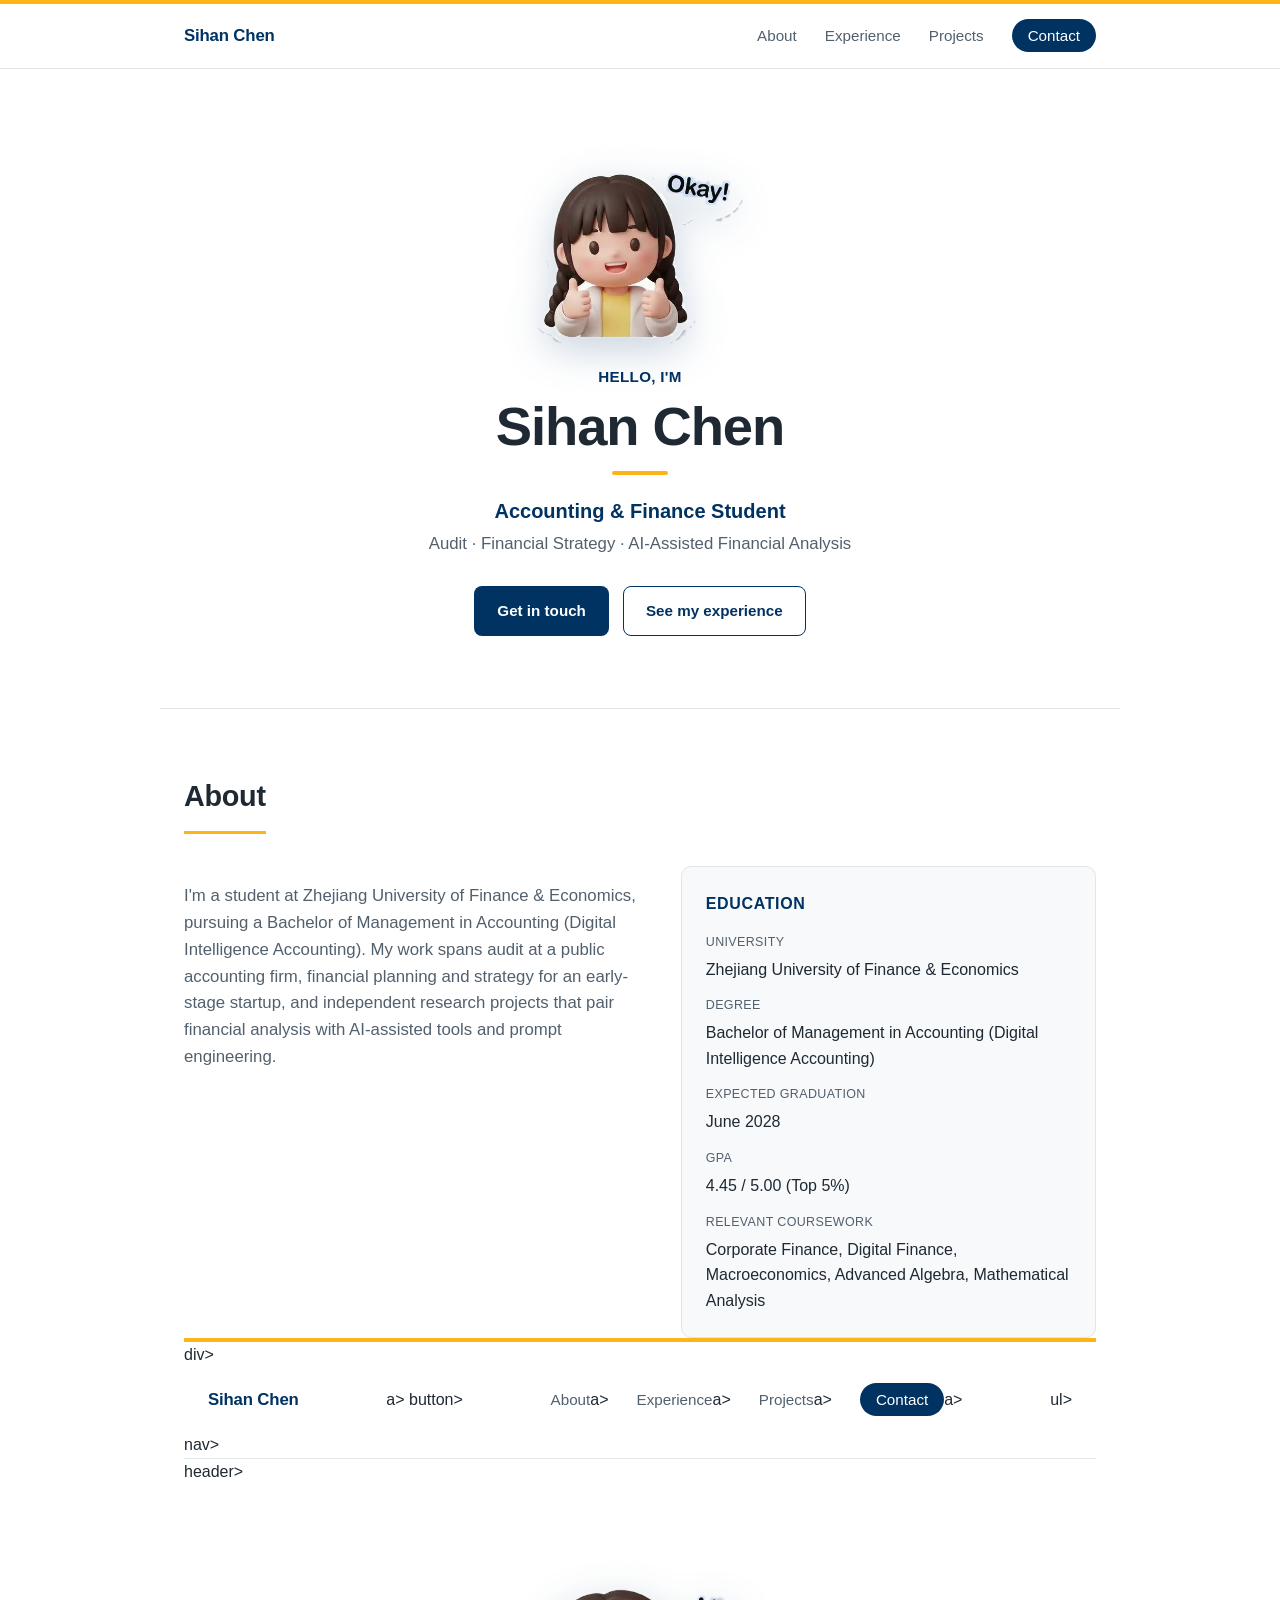
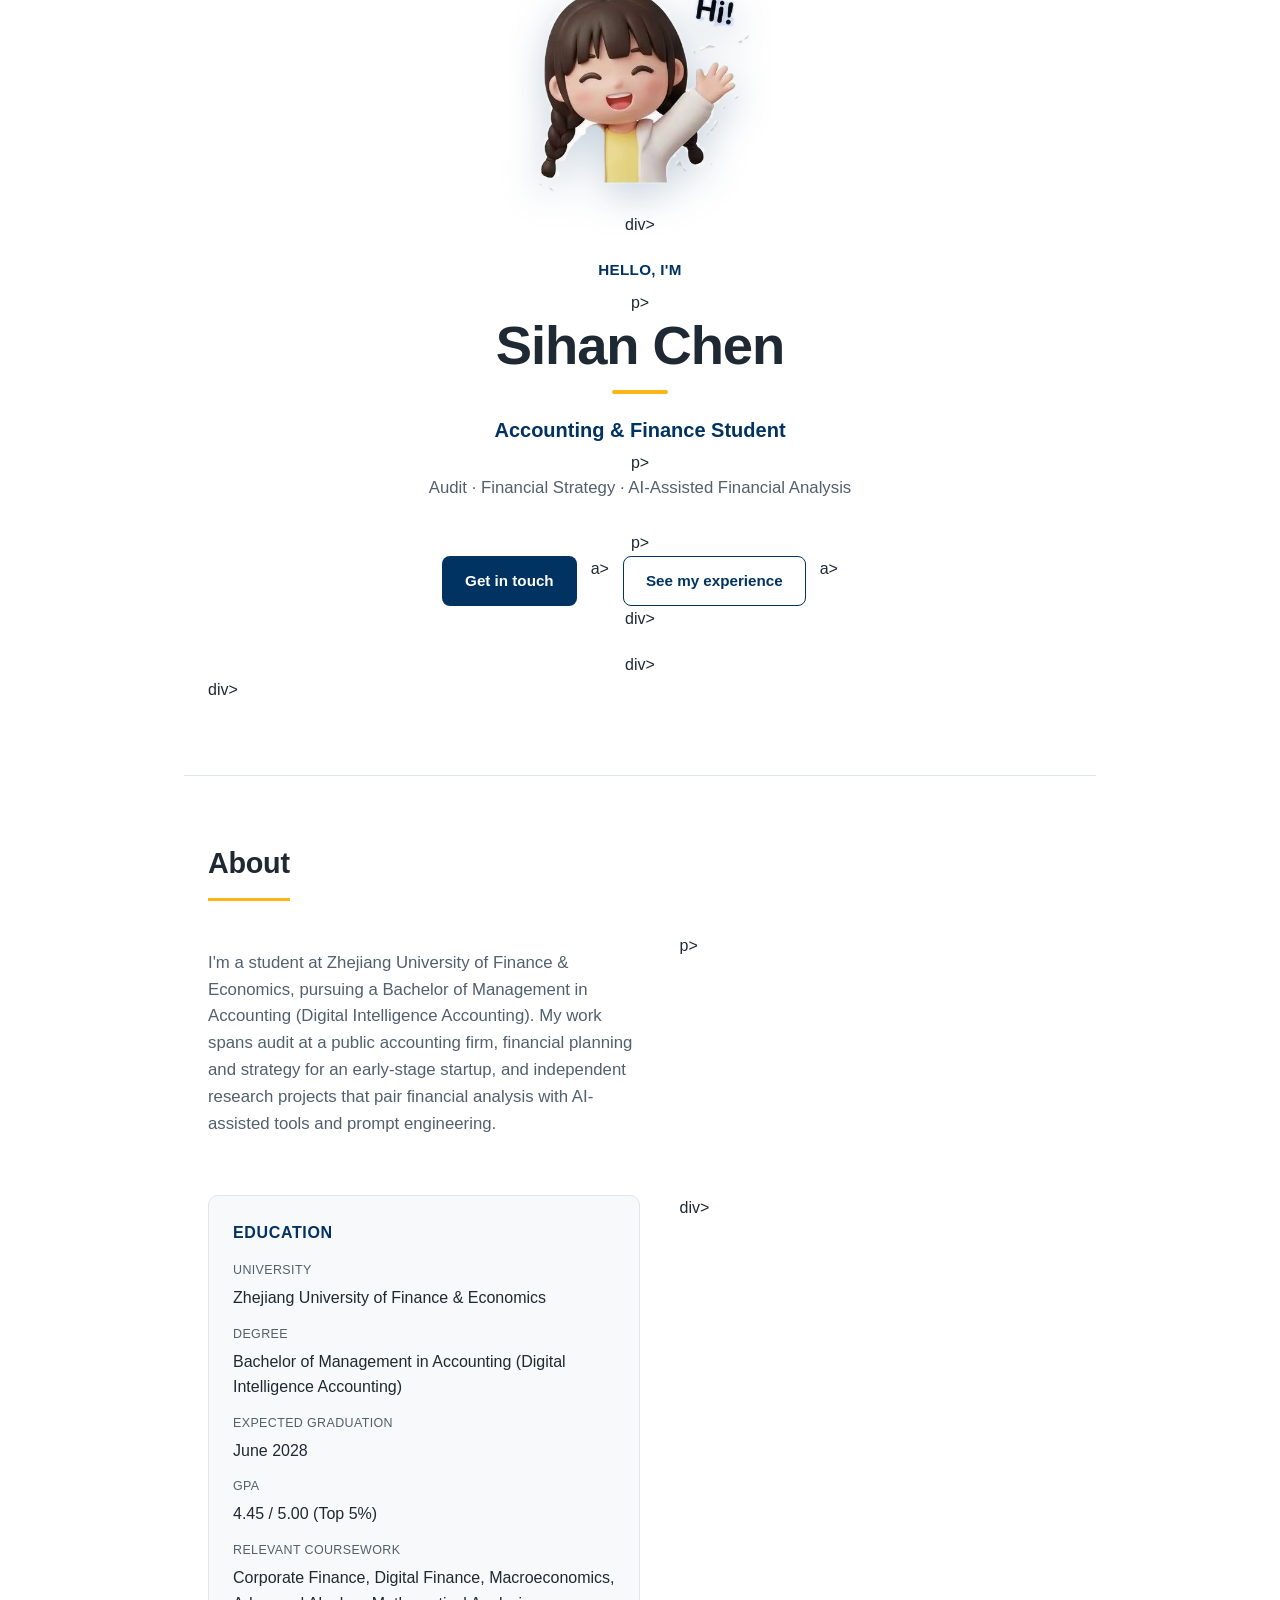
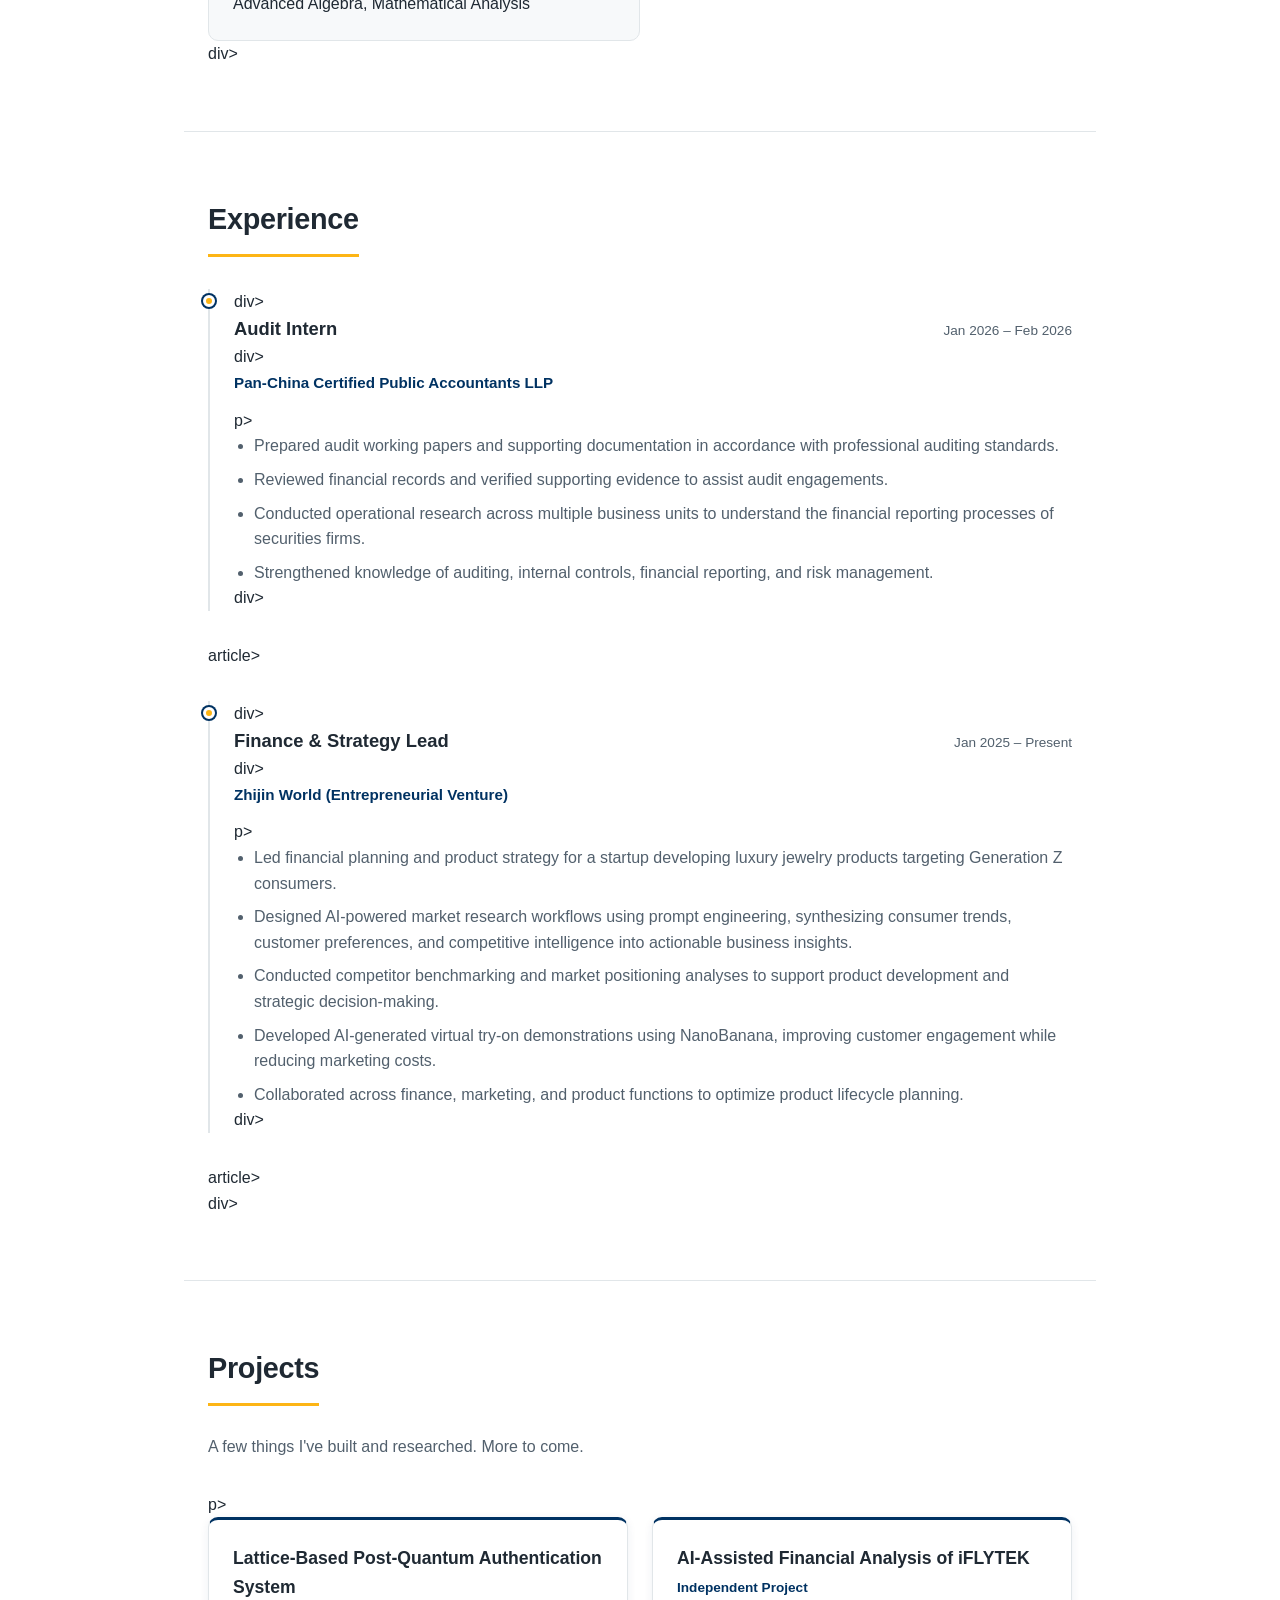
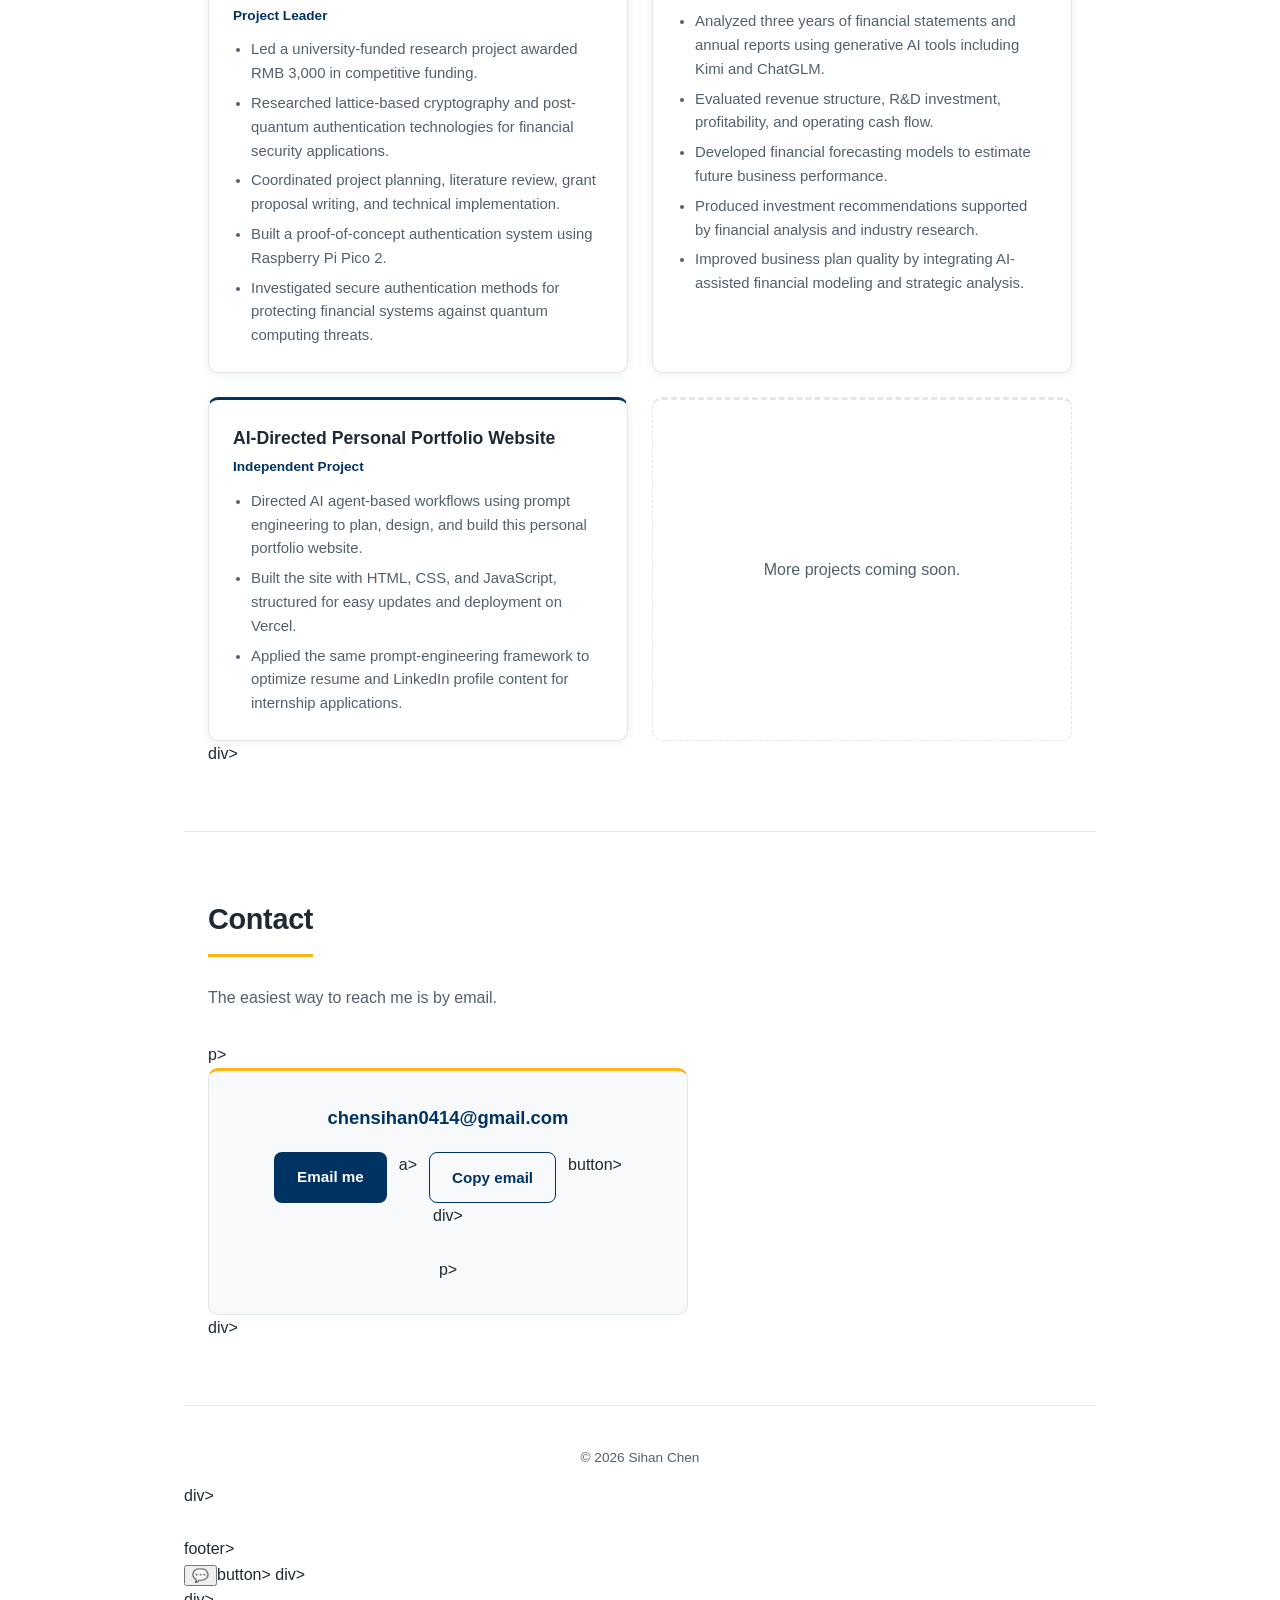
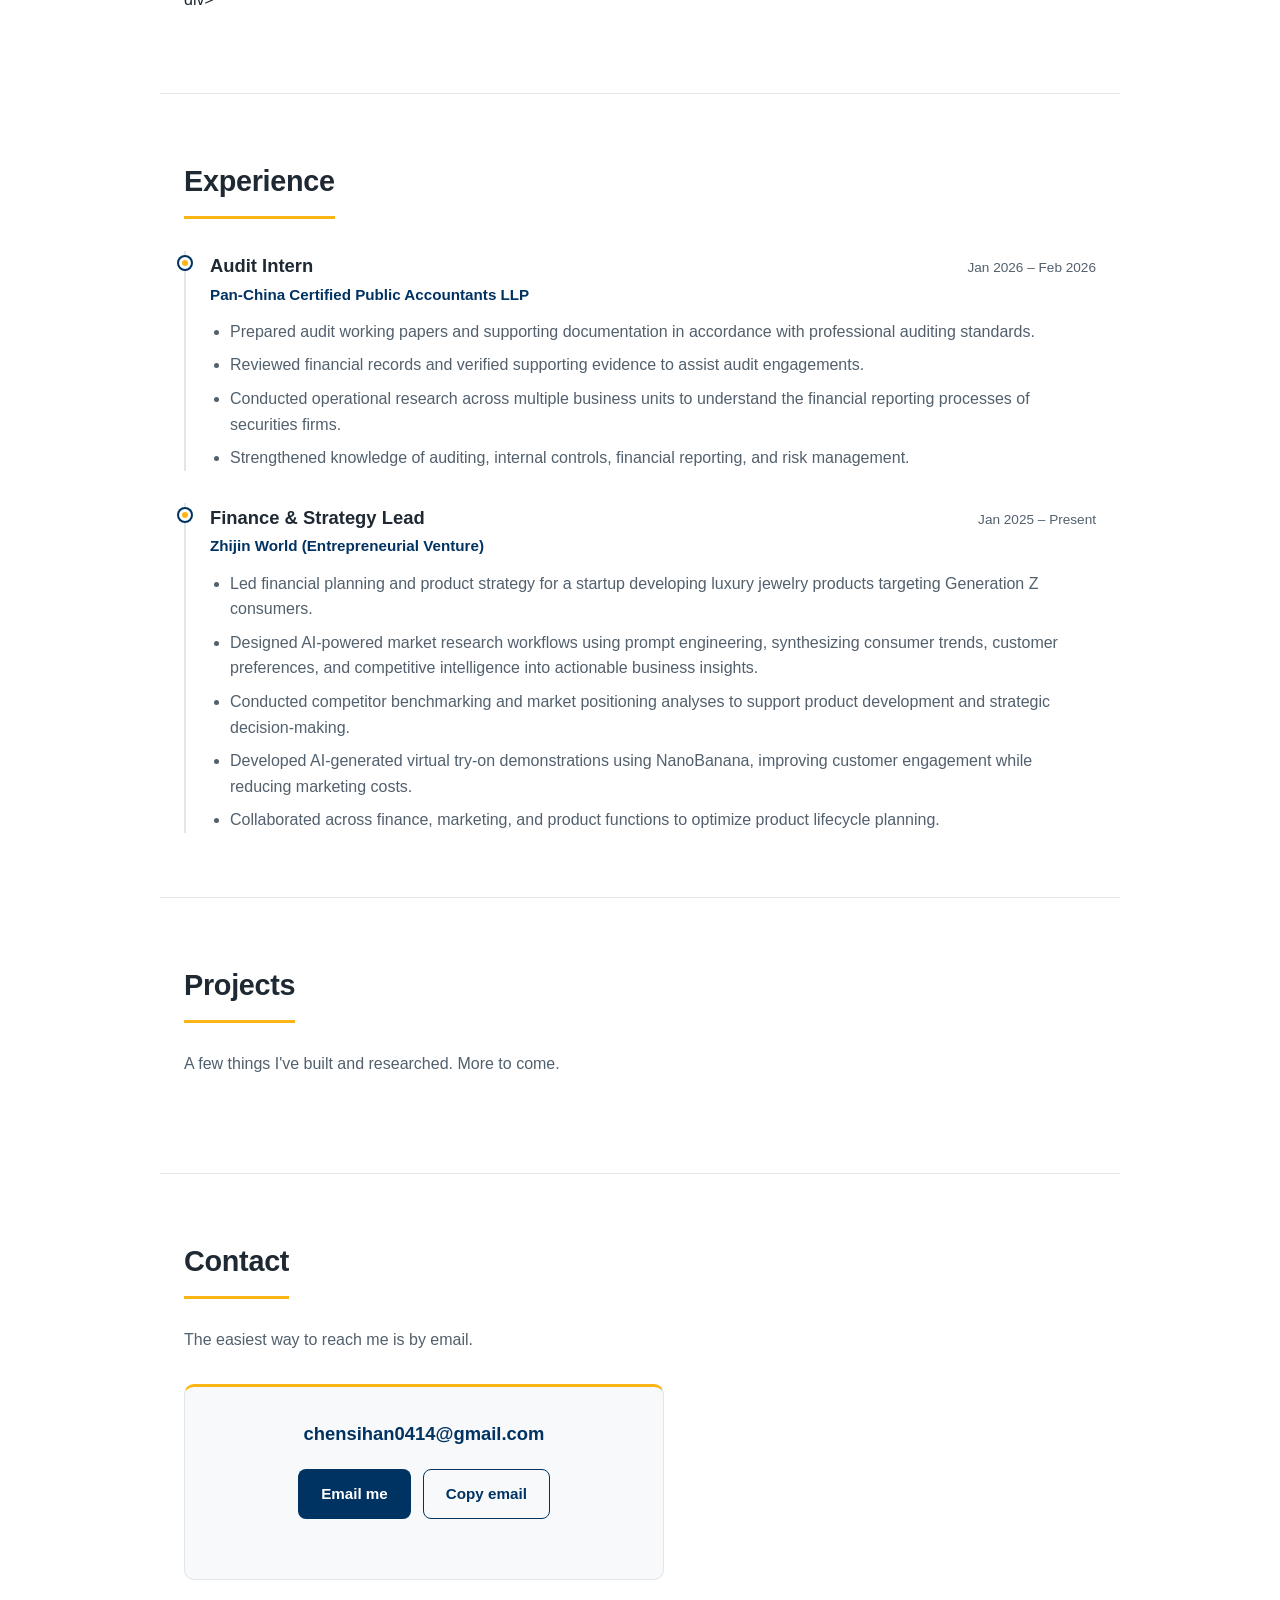
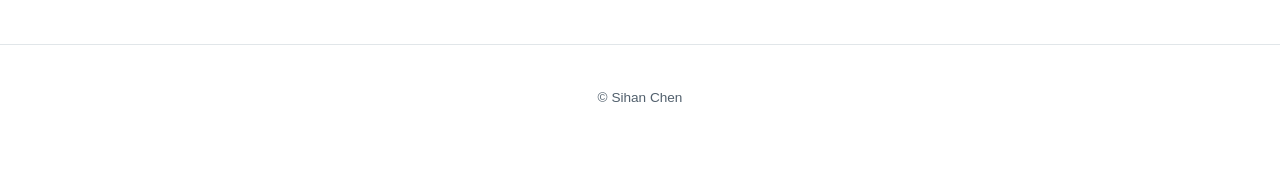
<file: index.html>
<!DOCTYPE html>
<html lang="en">
<head>
<meta charset="UTF-8" />
<meta name="viewport" content="width=device-width, initial-scale=1.0" />
<title>Sihan Chen</title>
<meta name="description" content="Sihan Chen — Accounting & Finance student focused on audit, financial strategy, and AI-assisted financial analysis." />
<link rel="stylesheet" href="styles.css" />
</head>
<body>

  <div class="top-bar" aria-hidden="true"></div>

  <header class="site-header" id="top">
    <nav class="nav container">
      <a href="#top" class="nav-brand">Sihan Chen</a>
      <button class="nav-toggle" id="navToggle" aria-label="Toggle menu" aria-expanded="false">
        <span></span><span></span><span></span>
      </button>
      <ul class="nav-links" id="navLinks">
        <li><a href="#about">About</a></li>
        <li><a href="#experience">Experience</a></li>
        <li><a href="#projects">Projects</a></li>
        <li><a href="#contact" class="nav-cta">Contact</a></li>
      </ul>
    </nav>
  </header>

  <main>
    <!-- Hero -->
    <section class="hero container">
      <div class="hero-grid">
        <div class="hero-avatar">
          <img id="avatarImg" class="avatar-img" src="assets/avatar-hi.png" alt="Sihan waving and saying hi" />
        </div>
        <div class="hero-text">
          <p class="eyebrow">Hello, I'm</p>
          <h1>Sihan Chen</h1>
          <span class="accent-bar" aria-hidden="true"></span>
          <p class="hero-tagline">Accounting &amp; Finance Student</p>
          <p class="hero-subtagline">Audit · Financial Strategy · AI-Assisted Financial Analysis</p>
          <div class="hero-actions">
            <a href="#contact" class="btn btn-primary">Get in touch</a>
            <a href="#experience" class="btn btn-outline">See my experience</a>
          </div>
        </div>
      </div>
    </section>

    <!-- About -->
    <section id="about" class="section container">
      <h2 class="section-title">About</h2>
      <div class="about-grid">
        <p class="about-text">
          I'm a student at Zhejiang University of Finance &amp; Economics, pursuing a Bachelor of
          Management in Accounting (Digital Intelligence Accounting). My work spans audit at a
          public accounting firm, financial planning and strategy for an early-stage startup, and
          independent research projects that pair financial analysis with AI-assisted tools and
          prompt engineering.
        </p>
        <div class="facts-card">
          <h3>Education</h3>
          <dl>
            <dt>University</dt>
            <dd>Zhejiang University of Finance &amp; Economics</dd>
            <dt>Degree</dt>
            <dd>Bachelor of Management in Accounting (Digital Intelligence Accounting)</dd>
            <dt>Expected Graduation</dt>
            <dd>June 2028</dd>
            <dt>GPA</dt>
            <dd>4.45 / 5.00 (Top 5%)</dd>
            <dt>Relevant Coursework</dt>
            <dd>Corporate Finance, Digital Finance, Macroeconomics, Advanced Algebra, Mathematical Analysis</dd>
          </dl>
        </div>
      </div>
<!DOCTYPE html>
    <html lang="en">
    <head>
      <meta charset="UTF-8" />
      <meta name="viewport" content="width=device-width, initial-scale=1.0" />
      <title>Sihan Chen</title>
    <meta name="description" content="Sihan Chen — Accounting & Finance student focused on audit, financial strategy, and AI-assisted financial analysis." />
    <link rel="stylesheet" href="styles.css" />
    </head>
    <body>

        <div class="top-bar" aria-hidden="true"></div>div>

        <header class="site-header" id="top">
              <nav class="nav container">
                      <a href="#top" class="nav-brand">Sihan Chen</a>a>
                      <button class="nav-toggle" id="navToggle" aria-label="Toggle menu" aria-expanded="false">
                                <span></span><span></span><span></span>
                      </button>button>
                    <ul class="nav-links" id="navLinks">
                            <li><a href="#about">About</a>a></li>
                            <li><a href="#experience">Experience</a>a></li>
                            <li><a href="#projects">Projects</a>a></li>
                            <li><a href="#contact" class="nav-cta">Contact</a>a></li>
                    </ul>ul>
              </nav>nav>
        </header>header>
    
      <main>
            <!-- Hero -->
            <section class="hero container">
                    <div class="hero-grid">
                              <div class="hero-avatar">
                                          <img id="avatarImg" class="avatar-img" src="assets/avatar-hi.png" alt="Sihan waving and saying hi" />
                              </div>div>
                              <div class="hero-text">
                                          <p class="eyebrow">Hello, I'm</p>p>
                                          <h1>Sihan Chen</h1>
                                        <span class="accent-bar" aria-hidden="true"></span>
                                        <p class="hero-tagline">Accounting &amp; Finance Student</p>p>
                                        <p class="hero-subtagline">Audit · Financial Strategy · AI-Assisted Financial Analysis</p>p>
                                        <div class="hero-actions">
                                                    <a href="#contact" class="btn btn-primary">Get in touch</a>a>
                                                    <a href="#experience" class="btn btn-outline">See my experience</a>a>
                                        </div>div>
                              </div>div>
                    </div>div>
            </section>
      
          <!-- About -->
          <section id="about" class="section container">
                <h2 class="section-title">About</h2>
                <div class="about-grid">
                        <p class="about-text">
                          I'm a student at Zhejiang University of Finance &amp; Economics, pursuing a Bachelor of
                          Management in Accounting (Digital Intelligence Accounting). My work spans audit at a
                          public accounting firm, financial planning and strategy for an early-stage startup, and
                          independent research projects that pair financial analysis with AI-assisted tools and
                          prompt engineering.
                        </p>p>
                        <div class="facts-card">
                                  <h3>Education</h3>
                                  <dl>
                                                <dt>University</dt>
                                              <dd>Zhejiang University of Finance &amp; Economics</dd>
                                              <dt>Degree</dt>
                                              <dd>Bachelor of Management in Accounting (Digital Intelligence Accounting)</dd>
                                              <dt>Expected Graduation</dt>
                                              <dd>June 2028</dd>
                                              <dt>GPA</dt>
                                              <dd>4.45 / 5.00 (Top 5%)</dd>
                                              <dt>Relevant Coursework</dt>
                                              <dd>Corporate Finance, Digital Finance, Macroeconomics, Advanced Algebra, Mathematical Analysis</dd>
                                  </dl>
                        </div>div>
                </div>div>
          </section>
      
          <!-- Experience -->
          <section id="experience" class="section container">
                <h2 class="section-title">Experience</h2>
                <div class="timeline">
                
                        <article class="timeline-item">
                                  <div class="timeline-marker" aria-hidden="true"></div>div>
                                  <div class="timeline-content">
                                              <div class="timeline-head">
                                                            <h3>Audit Intern</h3>
                                                            <span class="timeline-date">Jan 2026 – Feb 2026</span>
                                              </div>div>
                                              <p class="timeline-org">Pan-China Certified Public Accountants LLP</p>p>
                                              <ul>
                                                              <li>Prepared audit working papers and supporting documentation in accordance with professional auditing standards.</li>
                                                            <li>Reviewed financial records and verified supporting evidence to assist audit engagements.</li>
                                                            <li>Conducted operational research across multiple business units to understand the financial reporting processes of securities firms.</li>
                                                            <li>Strengthened knowledge of auditing, internal controls, financial reporting, and risk management.</li>
                                              </ul>
                                  </div>div>
                        </article>article>
                
                        <article class="timeline-item">
                                  <div class="timeline-marker" aria-hidden="true"></div>div>
                                  <div class="timeline-content">
                                              <div class="timeline-head">
                                                            <h3>Finance &amp; Strategy Lead</h3>
                                                            <span class="timeline-date">Jan 2025 – Present</span>
                                              </div>div>
                                              <p class="timeline-org">Zhijin World (Entrepreneurial Venture)</p>p>
                                              <ul>
                                                            <li>Led financial planning and product strategy for a startup developing luxury jewelry products targeting Generation Z consumers.</li>
                                                            <li>Designed AI-powered market research workflows using prompt engineering, synthesizing consumer trends, customer preferences, and competitive intelligence into actionable business insights.</li>
                                                            <li>Conducted competitor benchmarking and market positioning analyses to support product development and strategic decision-making.</li>
                                                            <li>Developed AI-generated virtual try-on demonstrations using NanoBanana, improving customer engagement while reducing marketing costs.</li>
                                                            <li>Collaborated across finance, marketing, and product functions to optimize product lifecycle planning.</li>
                                              </ul>
                                  </div>div>
                        </article>article>
                
                </div>div>
          </section>
      
          <!-- Projects -->
          <section id="projects" class="section container">
                <h2 class="section-title">Projects</h2>
                <p class="section-intro">A few things I've built and researched. More to come.</p>p>
                <div id="projectGrid" class="project-grid"></div>div>
          </section>
      
          <!-- Contact -->
          <section id="contact" class="section container">
                <h2 class="section-title">Contact</h2>
                <p class="section-intro">The easiest way to reach me is by email.</p>p>
                <div class="contact-card">
                        <span id="contactEmail" class="contact-email">chensihan0414@gmail.com</span>
                        <div class="contact-actions">
                                  <a href="mailto:chensihan0414@gmail.com" class="btn btn-primary">Email me</a>a>
                                  <button id="copyEmailBtn" class="btn btn-outline" type="button">Copy email</button>button>
                        </div>div>
                        <p id="copyStatus" class="copy-status" role="status" aria-live="polite"></p>p>
                </div>div>
          </section>
      </main>
    
      <footer class="site-footer">
          <div class="container footer-inner">
                <p>&copy; <span id="year"></span> Sihan Chen</p>
          </div>div>
      </footer>footer>
    
      <!-- Chat Widget -->
      <div id="chatWidget" class="chat-widget">
          <button id="chatToggle" class="chat-toggle" aria-label="Open chat, ask about Sihan" aria-expanded="false">
                <span class="chat-toggle-icon" aria-hidden="true">💬</span>
          </button>button>
      
          <div id="chatPanel" class="chat-panel" hidden>
                <div class="chat-panel-header">
                        <span>Ask about Sihan</span>
                        <button id="chatClose" class="chat-close" type="button" aria-label="Close chat">&times;</button>button>
                </div>div>
                <div id="chatMessages" class="chat-messages" aria-live="polite">
                        <div class="chat-message chat-message-bot">
                                  Hi! Ask me anything about Sihan's background, experience, or skills — I only answer from her resume.
                        </div>div>
                </div>div>
                <form id="chatForm" class="chat-form">
                        <input id="chatInput" class="chat-input" type="text" placeholder="e.g. What internships has she done?" autocomplete="off" />
                        <button type="submit" class="chat-send" aria-label="Send message">Send</button>button>
                </form>form>
          </div>div>
      </div>div>
    
      <script src="script.js"></script>
    </body>
    </html>
    
    
    </p></li></li>
                                              </ul></dd></dd></dt>
                                  </dl></h3></h1>
      </main></li></li></span></span>
    </body></title>
    </head></section>

    <!-- Experience -->
    <section id="experience" class="section container">
      <h2 class="section-title">Experience</h2>
      <div class="timeline">

        <article class="timeline-item">
          <div class="timeline-marker" aria-hidden="true"></div>
          <div class="timeline-content">
            <div class="timeline-head">
              <h3>Audit Intern</h3>
              <span class="timeline-date">Jan 2026 – Feb 2026</span>
            </div>
            <p class="timeline-org">Pan-China Certified Public Accountants LLP</p>
            <ul>
              <li>Prepared audit working papers and supporting documentation in accordance with professional auditing standards.</li>
              <li>Reviewed financial records and verified supporting evidence to assist audit engagements.</li>
              <li>Conducted operational research across multiple business units to understand the financial reporting processes of securities firms.</li>
              <li>Strengthened knowledge of auditing, internal controls, financial reporting, and risk management.</li>
            </ul>
          </div>
        </article>

        <article class="timeline-item">
          <div class="timeline-marker" aria-hidden="true"></div>
          <div class="timeline-content">
            <div class="timeline-head">
              <h3>Finance &amp; Strategy Lead</h3>
              <span class="timeline-date">Jan 2025 – Present</span>
            </div>
            <p class="timeline-org">Zhijin World (Entrepreneurial Venture)</p>
            <ul>
              <li>Led financial planning and product strategy for a startup developing luxury jewelry products targeting Generation Z consumers.</li>
              <li>Designed AI-powered market research workflows using prompt engineering, synthesizing consumer trends, customer preferences, and competitive intelligence into actionable business insights.</li>
              <li>Conducted competitor benchmarking and market positioning analyses to support product development and strategic decision-making.</li>
              <li>Developed AI-generated virtual try-on demonstrations using NanoBanana, improving customer engagement while reducing marketing costs.</li>
              <li>Collaborated across finance, marketing, and product functions to optimize product lifecycle planning.</li>
            </ul>
          </div>
        </article>

      </div>
    </section>

    <!-- Projects -->
    <section id="projects" class="section container">
      <h2 class="section-title">Projects</h2>
      <p class="section-intro">A few things I've built and researched. More to come.</p>
      <div id="projectGrid" class="project-grid"></div>
    </section>

    <!-- Contact -->
    <section id="contact" class="section container">
      <h2 class="section-title">Contact</h2>
      <p class="section-intro">The easiest way to reach me is by email.</p>
      <div class="contact-card">
        <span id="contactEmail" class="contact-email">chensihan0414@gmail.com</span>
        <div class="contact-actions">
          <a href="mailto:chensihan0414@gmail.com" class="btn btn-primary">Email me</a>
          <button id="copyEmailBtn" class="btn btn-outline" type="button">Copy email</button>
        </div>
        <p id="copyStatus" class="copy-status" role="status" aria-live="polite"></p>
      </div>
    </section>
  </main>

  <footer class="site-footer">
    <div class="container footer-inner">
      <p>&copy; <span id="year"></span> Sihan Chen</p>
    </div>
  </footer>

  <script src="script.js"></script>
</body>
</html>
</file>
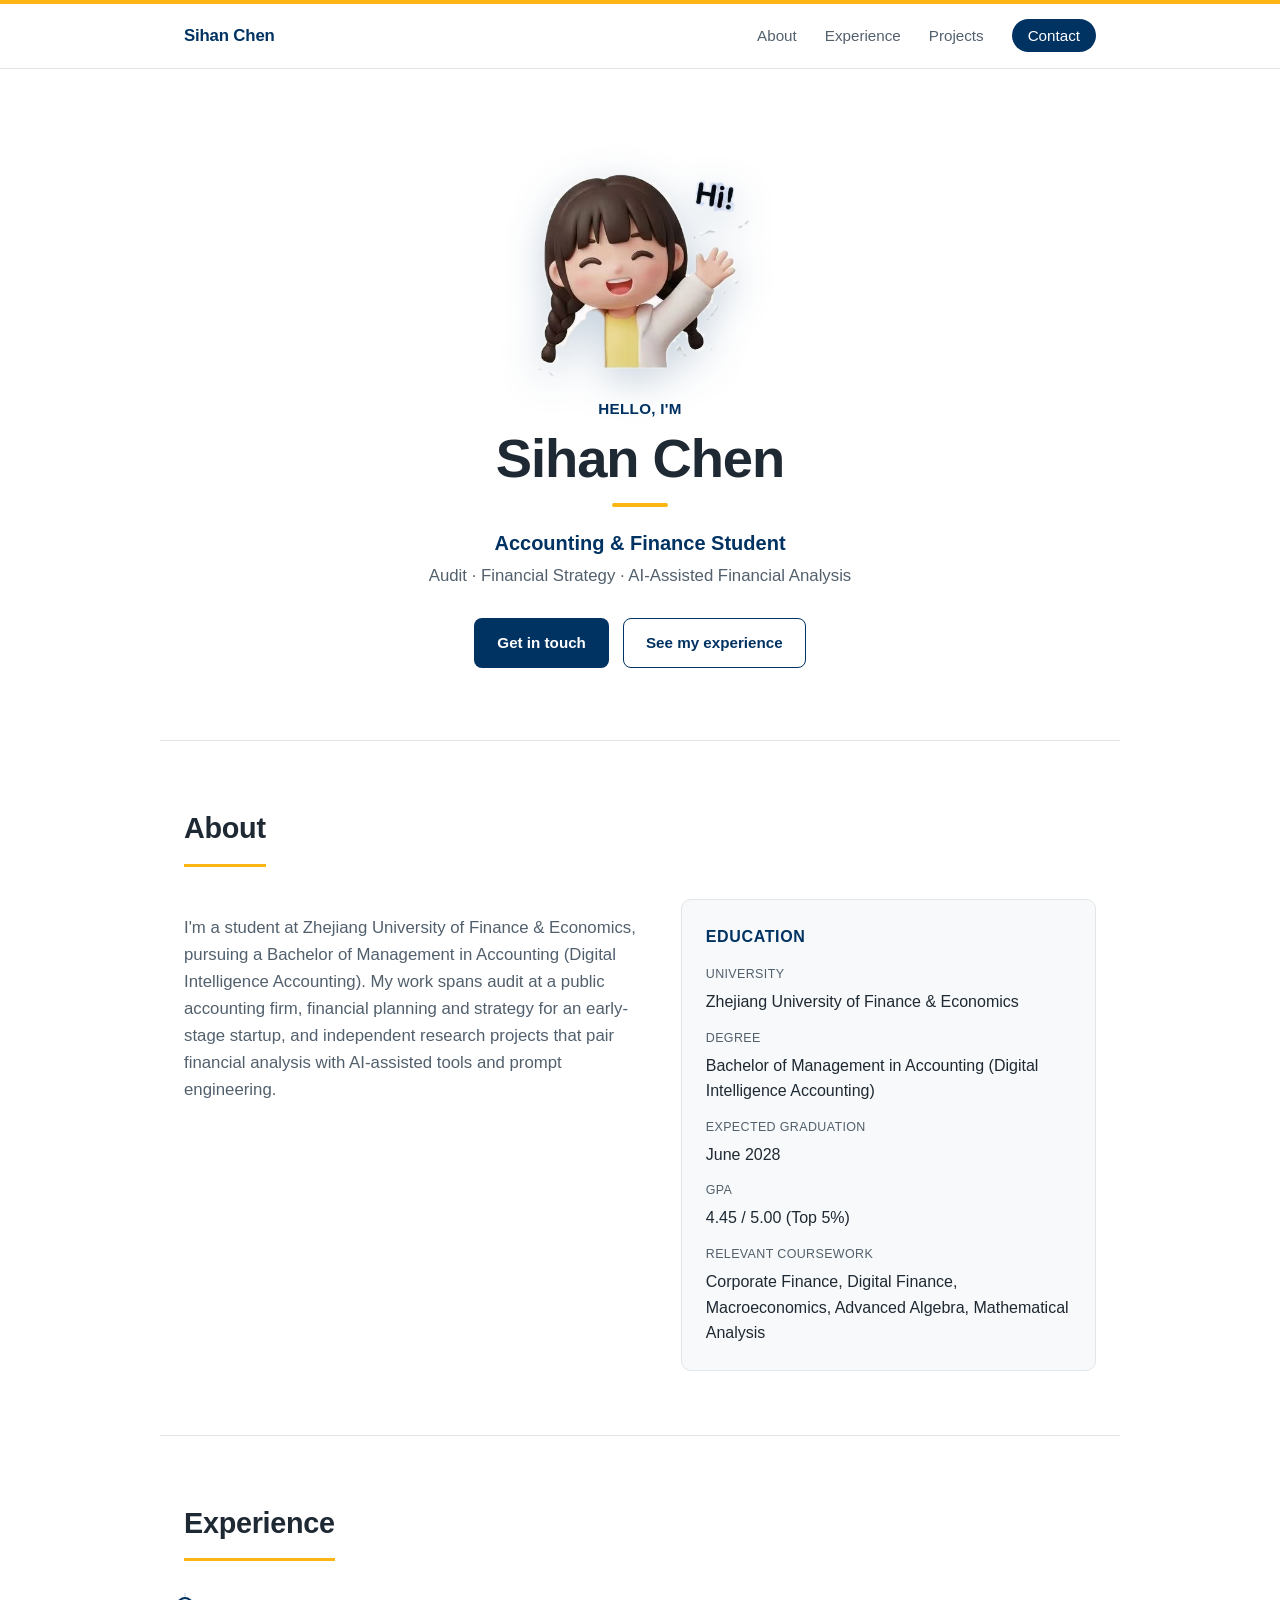
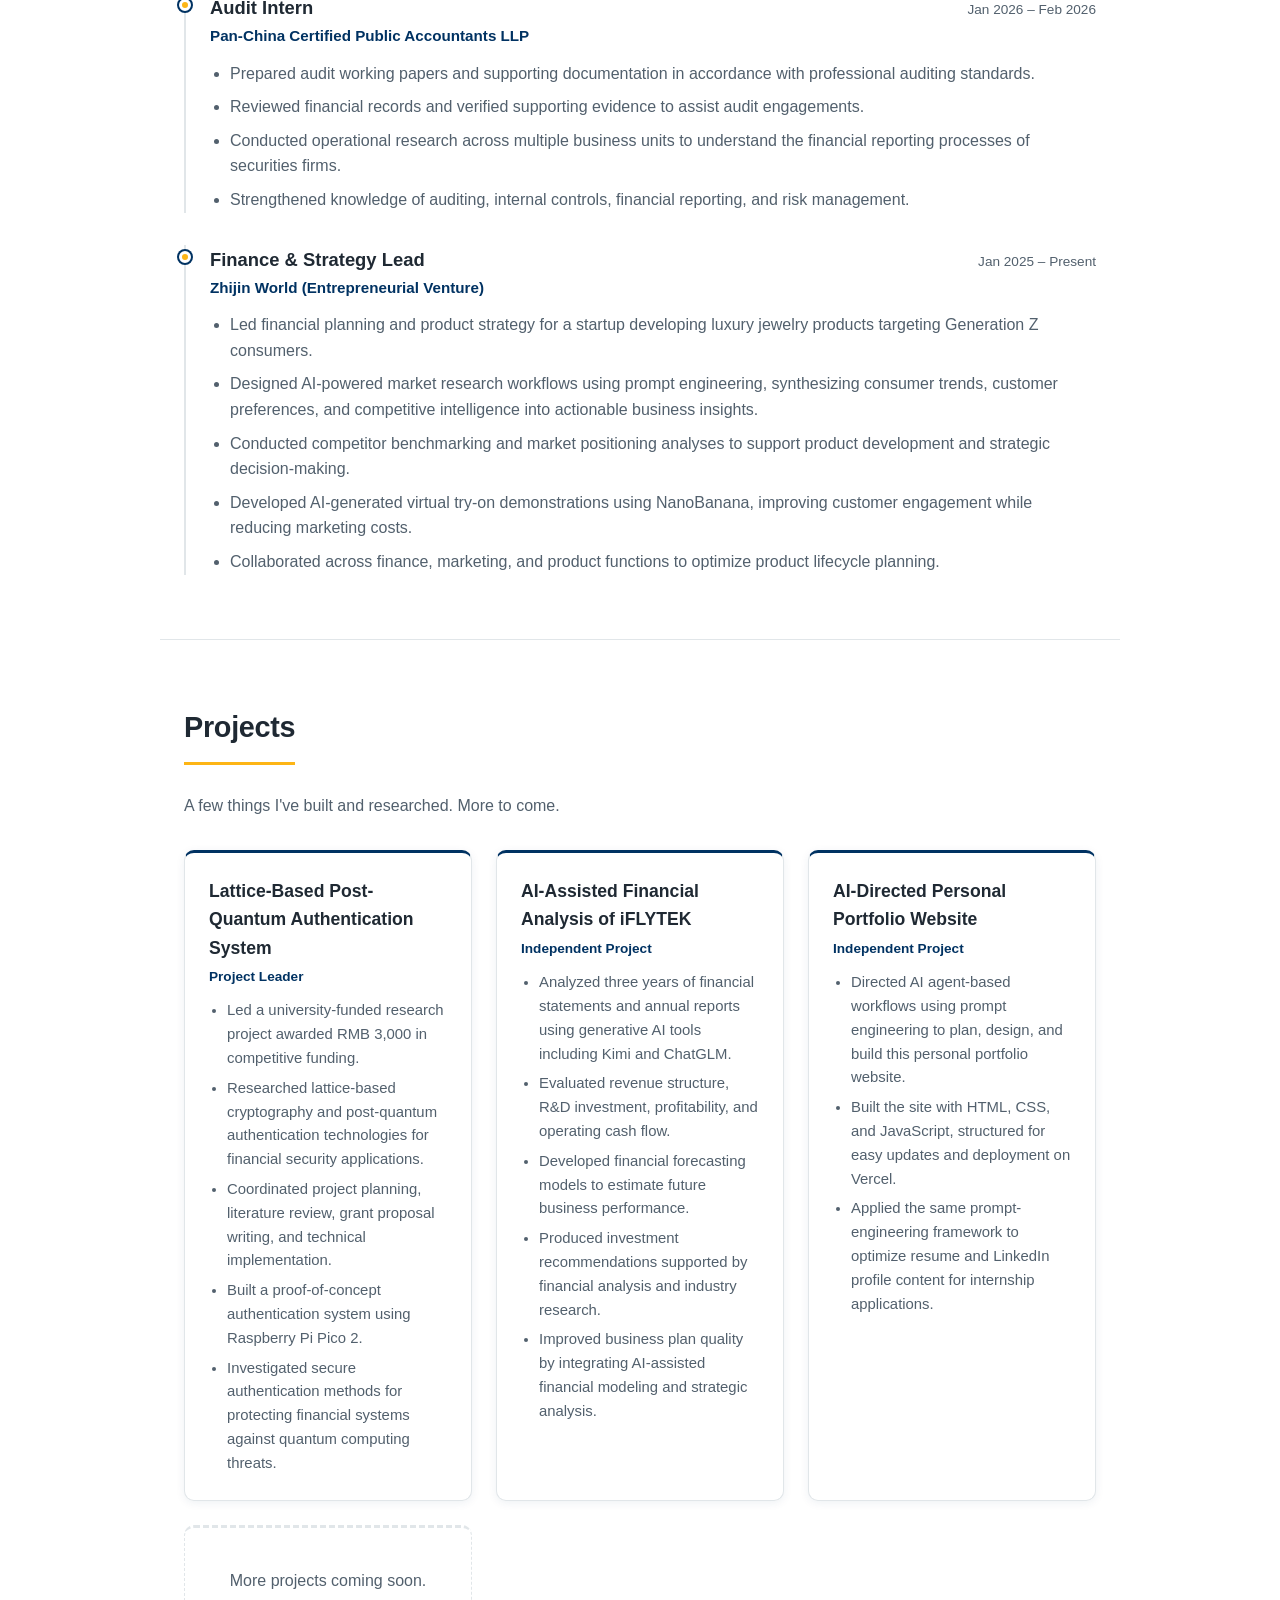
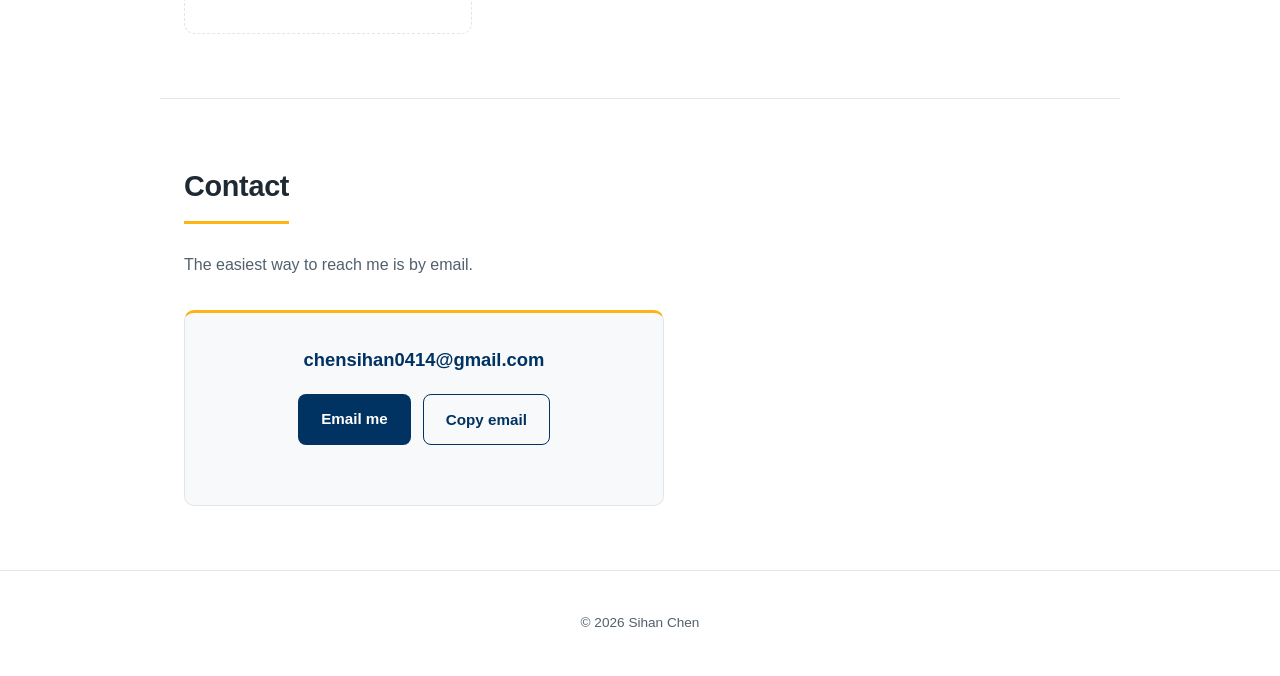
<file: personal website/index.html>
<!DOCTYPE html>
<html lang="en">
<head>
<meta charset="UTF-8" />
<meta name="viewport" content="width=device-width, initial-scale=1.0" />
<title>Sihan Chen</title>
<meta name="description" content="Sihan Chen — Accounting & Finance student focused on audit, financial strategy, and AI-assisted financial analysis." />
<link rel="stylesheet" href="styles.css" />
</head>
<body>

  <div class="top-bar" aria-hidden="true"></div>

  <header class="site-header" id="top">
    <nav class="nav container">
      <a href="#top" class="nav-brand">Sihan Chen</a>
      <button class="nav-toggle" id="navToggle" aria-label="Toggle menu" aria-expanded="false">
        <span></span><span></span><span></span>
      </button>
      <ul class="nav-links" id="navLinks">
        <li><a href="#about">About</a></li>
        <li><a href="#experience">Experience</a></li>
        <li><a href="#projects">Projects</a></li>
        <li><a href="#contact" class="nav-cta">Contact</a></li>
      </ul>
    </nav>
  </header>

  <main>
    <!-- Hero -->
    <section class="hero container">
      <div class="hero-grid">
        <div class="hero-avatar">
          <img id="avatarImg" class="avatar-img" src="assets/avatar-hi.png" alt="Sihan waving and saying hi" />
        </div>
        <div class="hero-text">
          <p class="eyebrow">Hello, I'm</p>
          <h1>Sihan Chen</h1>
          <span class="accent-bar" aria-hidden="true"></span>
          <p class="hero-tagline">Accounting &amp; Finance Student</p>
          <p class="hero-subtagline">Audit · Financial Strategy · AI-Assisted Financial Analysis</p>
          <div class="hero-actions">
            <a href="#contact" class="btn btn-primary">Get in touch</a>
            <a href="#experience" class="btn btn-outline">See my experience</a>
          </div>
        </div>
      </div>
    </section>

    <!-- About -->
    <section id="about" class="section container">
      <h2 class="section-title">About</h2>
      <div class="about-grid">
        <p class="about-text">
          I'm a student at Zhejiang University of Finance &amp; Economics, pursuing a Bachelor of
          Management in Accounting (Digital Intelligence Accounting). My work spans audit at a
          public accounting firm, financial planning and strategy for an early-stage startup, and
          independent research projects that pair financial analysis with AI-assisted tools and
          prompt engineering.
        </p>
        <div class="facts-card">
          <h3>Education</h3>
          <dl>
            <dt>University</dt>
            <dd>Zhejiang University of Finance &amp; Economics</dd>
            <dt>Degree</dt>
            <dd>Bachelor of Management in Accounting (Digital Intelligence Accounting)</dd>
            <dt>Expected Graduation</dt>
            <dd>June 2028</dd>
            <dt>GPA</dt>
            <dd>4.45 / 5.00 (Top 5%)</dd>
            <dt>Relevant Coursework</dt>
            <dd>Corporate Finance, Digital Finance, Macroeconomics, Advanced Algebra, Mathematical Analysis</dd>
          </dl>
        </div>
      </div>
    </section>

    <!-- Experience -->
    <section id="experience" class="section container">
      <h2 class="section-title">Experience</h2>
      <div class="timeline">

        <article class="timeline-item">
          <div class="timeline-marker" aria-hidden="true"></div>
          <div class="timeline-content">
            <div class="timeline-head">
              <h3>Audit Intern</h3>
              <span class="timeline-date">Jan 2026 – Feb 2026</span>
            </div>
            <p class="timeline-org">Pan-China Certified Public Accountants LLP</p>
            <ul>
              <li>Prepared audit working papers and supporting documentation in accordance with professional auditing standards.</li>
              <li>Reviewed financial records and verified supporting evidence to assist audit engagements.</li>
              <li>Conducted operational research across multiple business units to understand the financial reporting processes of securities firms.</li>
              <li>Strengthened knowledge of auditing, internal controls, financial reporting, and risk management.</li>
            </ul>
          </div>
        </article>

        <article class="timeline-item">
          <div class="timeline-marker" aria-hidden="true"></div>
          <div class="timeline-content">
            <div class="timeline-head">
              <h3>Finance &amp; Strategy Lead</h3>
              <span class="timeline-date">Jan 2025 – Present</span>
            </div>
            <p class="timeline-org">Zhijin World (Entrepreneurial Venture)</p>
            <ul>
              <li>Led financial planning and product strategy for a startup developing luxury jewelry products targeting Generation Z consumers.</li>
              <li>Designed AI-powered market research workflows using prompt engineering, synthesizing consumer trends, customer preferences, and competitive intelligence into actionable business insights.</li>
              <li>Conducted competitor benchmarking and market positioning analyses to support product development and strategic decision-making.</li>
              <li>Developed AI-generated virtual try-on demonstrations using NanoBanana, improving customer engagement while reducing marketing costs.</li>
              <li>Collaborated across finance, marketing, and product functions to optimize product lifecycle planning.</li>
            </ul>
          </div>
        </article>

      </div>
    </section>

    <!-- Projects -->
    <section id="projects" class="section container">
      <h2 class="section-title">Projects</h2>
      <p class="section-intro">A few things I've built and researched. More to come.</p>
      <div id="projectGrid" class="project-grid"></div>
    </section>

    <!-- Contact -->
    <section id="contact" class="section container">
      <h2 class="section-title">Contact</h2>
      <p class="section-intro">The easiest way to reach me is by email.</p>
      <div class="contact-card">
        <span id="contactEmail" class="contact-email">chensihan0414@gmail.com</span>
        <div class="contact-actions">
          <a href="mailto:chensihan0414@gmail.com" class="btn btn-primary">Email me</a>
          <button id="copyEmailBtn" class="btn btn-outline" type="button">Copy email</button>
        </div>
        <p id="copyStatus" class="copy-status" role="status" aria-live="polite"></p>
      </div>
    </section>
  </main>

  <footer class="site-footer">
    <div class="container footer-inner">
      <p>&copy; <span id="year"></span> Sihan Chen</p>
    </div>
  </footer>

  <script src="script.js"></script>
</body>
</html>
</file>
<file: styles.css>
/* ---------- Design tokens (UC Berkeley palette) ---------- */
:root {
  --blue: #003262;        /* Berkeley Blue */
  --blue-dark: #00203f;
  --blue-tint: #e8eef5;
  --gold: #fdb515;        /* California Gold */
  --gold-dark: #d99a00;
  --ink: #1f2933;
  --ink-soft: #52606d;
  --border: #e1e6e9;
  --bg: #ffffff;
  --bg-alt: #f7f9fa;
  --radius: 10px;
  --shadow: 0 2px 10px rgba(0, 50, 98, 0.07);
  --shadow-hover: 0 8px 24px rgba(0, 50, 98, 0.12);
  --max-width: 960px;
  --font: -apple-system, BlinkMacSystemFont, "Segoe UI", Roboto, Helvetica, Arial,
    "Noto Sans", sans-serif, "Apple Color Emoji", "Segoe UI Emoji";
}

* { box-sizing: border-box; }

html { scroll-behavior: smooth; }

body {
  margin: 0;
  font-family: var(--font);
  color: var(--ink);
  background: var(--bg);
  line-height: 1.6;
  -webkit-font-smoothing: antialiased;
}

.container {
  width: 100%;
  max-width: var(--max-width);
  margin: 0 auto;
  padding: 0 24px;
}

img { max-width: 100%; display: block; }

/* ---------- Top accent bar ---------- */
.top-bar {
  height: 4px;
  width: 100%;
  background: var(--gold);
}

/* ---------- Header / Nav ---------- */
.site-header {
  position: sticky;
  top: 0;
  z-index: 100;
  background: rgba(255, 255, 255, 0.92);
  backdrop-filter: saturate(180%) blur(8px);
  border-bottom: 1px solid var(--border);
}

.nav {
  display: flex;
  align-items: center;
  justify-content: space-between;
  height: 64px;
}

.nav-brand {
  font-weight: 700;
  font-size: 1.05rem;
  color: var(--blue);
  text-decoration: none;
  letter-spacing: -0.01em;
}

.nav-links {
  list-style: none;
  display: flex;
  align-items: center;
  gap: 28px;
  margin: 0;
  padding: 0;
}

.nav-links a {
  color: var(--ink-soft);
  text-decoration: none;
  font-size: 0.95rem;
  font-weight: 500;
  transition: color 0.15s ease;
}

.nav-links a:hover { color: var(--blue); }

.nav-cta {
  padding: 8px 16px;
  border-radius: 999px;
  background: var(--blue);
  color: #fff !important;
}

.nav-cta:hover { background: var(--blue-dark); }

.nav-toggle {
  display: none;
  flex-direction: column;
  justify-content: center;
  gap: 5px;
  width: 40px;
  height: 40px;
  background: none;
  border: none;
  cursor: pointer;
  padding: 0;
}

.nav-toggle span {
  display: block;
  width: 22px;
  height: 2px;
  background: var(--blue);
  transition: transform 0.2s ease, opacity 0.2s ease;
}

/* ---------- Hero ---------- */
.hero {
  padding: 96px 24px 72px;
  text-align: left;
}

.hero-grid {
  display: flex;
  flex-direction: column;
  align-items: center;
  text-align: center;
  gap: 20px;
}

.hero-avatar {
  display: flex;
  justify-content: center;
}

.avatar-img {
  width: 190px;
  height: auto;
  display: block;
  opacity: 1;
  filter: drop-shadow(0 12px 20px rgba(0, 50, 98, 0.22));
  transition: opacity 0.25s ease;
}

.hero-text {
  max-width: 640px;
  display: flex;
  flex-direction: column;
  align-items: center;
}

.eyebrow {
  margin: 0 0 8px;
  color: var(--blue);
  font-weight: 600;
  font-size: 0.95rem;
  letter-spacing: 0.02em;
  text-transform: uppercase;
}

.hero h1 {
  margin: 0 0 14px;
  font-size: clamp(2.4rem, 6vw, 3.4rem);
  line-height: 1.1;
  letter-spacing: -0.02em;
  color: var(--ink);
}

.accent-bar {
  display: block;
  width: 56px;
  height: 4px;
  background: var(--gold);
  border-radius: 2px;
  margin: 0 auto 20px;
}

.hero-tagline {
  margin: 0 0 4px;
  font-size: 1.25rem;
  font-weight: 600;
  color: var(--blue);
}

.hero-subtagline {
  margin: 0 0 28px;
  font-size: 1.05rem;
  color: var(--ink-soft);
}

.hero-actions {
  display: flex;
  flex-wrap: wrap;
  justify-content: center;
  gap: 14px;
}

/* ---------- Buttons ---------- */
.btn {
  display: inline-flex;
  align-items: center;
  justify-content: center;
  padding: 12px 22px;
  border-radius: 8px;
  font-size: 0.95rem;
  font-weight: 600;
  text-decoration: none;
  cursor: pointer;
  border: 1px solid transparent;
  transition: background 0.15s ease, color 0.15s ease, border-color 0.15s ease, transform 0.1s ease;
}

.btn:active { transform: translateY(1px); }

.btn-primary {
  background: var(--blue);
  color: #fff;
}
.btn-primary:hover { background: var(--blue-dark); }

.btn-outline {
  background: transparent;
  color: var(--blue);
  border-color: var(--blue);
}
.btn-outline:hover { background: var(--blue-tint); }

/* ---------- Sections ---------- */
.section {
  padding: 64px 24px;
  border-top: 1px solid var(--border);
}

.section-title {
  margin: 0 0 8px;
  padding-bottom: 12px;
  font-size: 1.8rem;
  letter-spacing: -0.01em;
  color: var(--ink);
  border-bottom: 3px solid var(--gold);
  display: inline-block;
}

.section-intro {
  margin: 20px 0 32px;
  color: var(--ink-soft);
}

/* ---------- About ---------- */
.about-grid {
  display: grid;
  grid-template-columns: 1.1fr 1fr;
  gap: 40px;
  align-items: start;
  margin-top: 24px;
}

.about-text {
  color: var(--ink-soft);
  font-size: 1.05rem;
}

.facts-card {
  background: var(--bg-alt);
  border: 1px solid var(--border);
  border-radius: var(--radius);
  padding: 24px;
}

.facts-card h3 {
  margin: 0 0 16px;
  font-size: 1rem;
  color: var(--blue);
  text-transform: uppercase;
  letter-spacing: 0.04em;
}

.facts-card dl {
  margin: 0;
}

.facts-card dt {
  font-size: 0.78rem;
  text-transform: uppercase;
  letter-spacing: 0.03em;
  color: var(--ink-soft);
  margin-top: 14px;
}

.facts-card dt:first-child { margin-top: 0; }

.facts-card dd {
  margin: 4px 0 0;
  color: var(--ink);
  font-weight: 500;
}

/* ---------- Experience timeline ---------- */
.timeline {
  margin-top: 24px;
  display: flex;
  flex-direction: column;
  gap: 32px;
}

.timeline-item {
  position: relative;
  padding-left: 24px;
  border-left: 2px solid var(--border);
}

.timeline-marker {
  position: absolute;
  left: -7px;
  top: 6px;
  width: 12px;
  height: 12px;
  border-radius: 50%;
  background: var(--gold);
  border: 3px solid #fff;
  box-shadow: 0 0 0 2px var(--blue);
}

.timeline-head {
  display: flex;
  flex-wrap: wrap;
  align-items: baseline;
  justify-content: space-between;
  gap: 8px;
}

.timeline-head h3 {
  margin: 0;
  font-size: 1.15rem;
  color: var(--ink);
}

.timeline-date {
  font-size: 0.85rem;
  color: var(--ink-soft);
  white-space: nowrap;
}

.timeline-org {
  margin: 2px 0 12px;
  font-weight: 600;
  color: var(--blue);
  font-size: 0.95rem;
}

.timeline-content ul {
  margin: 0;
  padding-left: 20px;
  color: var(--ink-soft);
}

.timeline-content li { margin-bottom: 8px; }
.timeline-content li:last-child { margin-bottom: 0; }

/* ---------- Projects ---------- */
.project-grid {
  display: grid;
  grid-template-columns: repeat(auto-fit, minmax(280px, 1fr));
  gap: 24px;
}

.project-card {
  background: var(--bg);
  border: 1px solid var(--border);
  border-top: 3px solid var(--blue);
  border-radius: var(--radius);
  padding: 24px;
  box-shadow: var(--shadow);
  transition: box-shadow 0.2s ease, transform 0.2s ease;
  display: flex;
  flex-direction: column;
}

.project-card:hover {
  box-shadow: var(--shadow-hover);
  transform: translateY(-2px);
}

.project-card h3 {
  margin: 0 0 4px;
  font-size: 1.1rem;
  color: var(--ink);
}

.project-role {
  margin: 0 0 12px;
  font-size: 0.85rem;
  font-weight: 600;
  color: var(--blue);
}

.project-card ul {
  margin: 0;
  padding-left: 18px;
  color: var(--ink-soft);
  font-size: 0.93rem;
}

.project-card li { margin-bottom: 6px; }
.project-card li:last-child { margin-bottom: 0; }

.project-card-placeholder {
  border-style: dashed;
  border-top-style: dashed;
  border-top-color: var(--border);
  align-items: center;
  justify-content: center;
  text-align: center;
  color: var(--ink-soft);
  box-shadow: none;
}

.project-card-placeholder:hover {
  transform: none;
  box-shadow: none;
}

/* ---------- Contact ---------- */
.contact-card {
  background: var(--bg-alt);
  border: 1px solid var(--border);
  border-top: 3px solid var(--gold);
  border-radius: var(--radius);
  padding: 32px;
  text-align: center;
  max-width: 480px;
}

.contact-email {
  display: block;
  font-size: 1.15rem;
  font-weight: 600;
  color: var(--blue);
  margin-bottom: 20px;
  word-break: break-word;
}

.contact-actions {
  display: flex;
  flex-wrap: wrap;
  justify-content: center;
  gap: 12px;
}

.copy-status {
  min-height: 1.2em;
  margin: 12px 0 0;
  font-size: 0.85rem;
  color: var(--blue);
}

/* ---------- Footer ---------- */
.site-footer {
  border-top: 1px solid var(--border);
  padding: 28px 0;
}

.footer-inner {
  text-align: center;
  color: var(--ink-soft);
  font-size: 0.85rem;
}

/* ---------- Responsive ---------- */
@media (max-width: 720px) {
  .about-grid {
    grid-template-columns: 1fr;
  }

  .nav-toggle {
    display: flex;
  }

  .nav-links {
    position: absolute;
    top: 64px;
    left: 0;
    right: 0;
    background: #fff;
    border-bottom: 1px solid var(--border);
    flex-direction: column;
    align-items: flex-start;
    gap: 0;
    padding: 8px 24px 16px;
    transform: translateY(-8px);
    opacity: 0;
    pointer-events: none;
    transition: opacity 0.18s ease, transform 0.18s ease;
  }

  .nav-links.is-open {
    opacity: 1;
    transform: translateY(0);
    pointer-events: auto;
  }

  .nav-links li { width: 100%; }

  .nav-links a {
    display: block;
    padding: 12px 0;
    width: 100%;
  }

  .nav-cta {
    display: inline-block;
    margin-top: 4px;
  }

  .hero { padding: 72px 24px 56px; }
}

@media (max-width: 420px) {
  .container { padding: 0 18px; }
  .hero { padding: 64px 18px 48px; }
  .section { padding: 48px 18px; }
}

@media (min-width: 640px) {
  .avatar-img {
    width: 220px;
  }
}
</file>
<file: personal website/styles.css>
/* ---------- Design tokens (UC Berkeley palette) ---------- */
:root {
  --blue: #003262;        /* Berkeley Blue */
  --blue-dark: #00203f;
  --blue-tint: #e8eef5;
  --gold: #fdb515;        /* California Gold */
  --gold-dark: #d99a00;
  --ink: #1f2933;
  --ink-soft: #52606d;
  --border: #e1e6e9;
  --bg: #ffffff;
  --bg-alt: #f7f9fa;
  --radius: 10px;
  --shadow: 0 2px 10px rgba(0, 50, 98, 0.07);
  --shadow-hover: 0 8px 24px rgba(0, 50, 98, 0.12);
  --max-width: 960px;
  --font: -apple-system, BlinkMacSystemFont, "Segoe UI", Roboto, Helvetica, Arial,
    "Noto Sans", sans-serif, "Apple Color Emoji", "Segoe UI Emoji";
}

* { box-sizing: border-box; }

html { scroll-behavior: smooth; }

body {
  margin: 0;
  font-family: var(--font);
  color: var(--ink);
  background: var(--bg);
  line-height: 1.6;
  -webkit-font-smoothing: antialiased;
}

.container {
  width: 100%;
  max-width: var(--max-width);
  margin: 0 auto;
  padding: 0 24px;
}

img { max-width: 100%; display: block; }

/* ---------- Top accent bar ---------- */
.top-bar {
  height: 4px;
  width: 100%;
  background: var(--gold);
}

/* ---------- Header / Nav ---------- */
.site-header {
  position: sticky;
  top: 0;
  z-index: 100;
  background: rgba(255, 255, 255, 0.92);
  backdrop-filter: saturate(180%) blur(8px);
  border-bottom: 1px solid var(--border);
}

.nav {
  display: flex;
  align-items: center;
  justify-content: space-between;
  height: 64px;
}

.nav-brand {
  font-weight: 700;
  font-size: 1.05rem;
  color: var(--blue);
  text-decoration: none;
  letter-spacing: -0.01em;
}

.nav-links {
  list-style: none;
  display: flex;
  align-items: center;
  gap: 28px;
  margin: 0;
  padding: 0;
}

.nav-links a {
  color: var(--ink-soft);
  text-decoration: none;
  font-size: 0.95rem;
  font-weight: 500;
  transition: color 0.15s ease;
}

.nav-links a:hover { color: var(--blue); }

.nav-cta {
  padding: 8px 16px;
  border-radius: 999px;
  background: var(--blue);
  color: #fff !important;
}

.nav-cta:hover { background: var(--blue-dark); }

.nav-toggle {
  display: none;
  flex-direction: column;
  justify-content: center;
  gap: 5px;
  width: 40px;
  height: 40px;
  background: none;
  border: none;
  cursor: pointer;
  padding: 0;
}

.nav-toggle span {
  display: block;
  width: 22px;
  height: 2px;
  background: var(--blue);
  transition: transform 0.2s ease, opacity 0.2s ease;
}

/* ---------- Hero ---------- */
.hero {
  padding: 96px 24px 72px;
  text-align: left;
}

.hero-grid {
  display: flex;
  flex-direction: column;
  align-items: center;
  text-align: center;
  gap: 20px;
}

.hero-avatar {
  display: flex;
  justify-content: center;
}

.avatar-img {
  width: 190px;
  height: auto;
  display: block;
  opacity: 1;
  filter: drop-shadow(0 12px 20px rgba(0, 50, 98, 0.22));
  transition: opacity 0.25s ease;
}

.hero-text {
  max-width: 640px;
  display: flex;
  flex-direction: column;
  align-items: center;
}

.eyebrow {
  margin: 0 0 8px;
  color: var(--blue);
  font-weight: 600;
  font-size: 0.95rem;
  letter-spacing: 0.02em;
  text-transform: uppercase;
}

.hero h1 {
  margin: 0 0 14px;
  font-size: clamp(2.4rem, 6vw, 3.4rem);
  line-height: 1.1;
  letter-spacing: -0.02em;
  color: var(--ink);
}

.accent-bar {
  display: block;
  width: 56px;
  height: 4px;
  background: var(--gold);
  border-radius: 2px;
  margin: 0 auto 20px;
}

.hero-tagline {
  margin: 0 0 4px;
  font-size: 1.25rem;
  font-weight: 600;
  color: var(--blue);
}

.hero-subtagline {
  margin: 0 0 28px;
  font-size: 1.05rem;
  color: var(--ink-soft);
}

.hero-actions {
  display: flex;
  flex-wrap: wrap;
  justify-content: center;
  gap: 14px;
}

/* ---------- Buttons ---------- */
.btn {
  display: inline-flex;
  align-items: center;
  justify-content: center;
  padding: 12px 22px;
  border-radius: 8px;
  font-size: 0.95rem;
  font-weight: 600;
  text-decoration: none;
  cursor: pointer;
  border: 1px solid transparent;
  transition: background 0.15s ease, color 0.15s ease, border-color 0.15s ease, transform 0.1s ease;
}

.btn:active { transform: translateY(1px); }

.btn-primary {
  background: var(--blue);
  color: #fff;
}
.btn-primary:hover { background: var(--blue-dark); }

.btn-outline {
  background: transparent;
  color: var(--blue);
  border-color: var(--blue);
}
.btn-outline:hover { background: var(--blue-tint); }

/* ---------- Sections ---------- */
.section {
  padding: 64px 24px;
  border-top: 1px solid var(--border);
}

.section-title {
  margin: 0 0 8px;
  padding-bottom: 12px;
  font-size: 1.8rem;
  letter-spacing: -0.01em;
  color: var(--ink);
  border-bottom: 3px solid var(--gold);
  display: inline-block;
}

.section-intro {
  margin: 20px 0 32px;
  color: var(--ink-soft);
}

/* ---------- About ---------- */
.about-grid {
  display: grid;
  grid-template-columns: 1.1fr 1fr;
  gap: 40px;
  align-items: start;
  margin-top: 24px;
}

.about-text {
  color: var(--ink-soft);
  font-size: 1.05rem;
}

.facts-card {
  background: var(--bg-alt);
  border: 1px solid var(--border);
  border-radius: var(--radius);
  padding: 24px;
}

.facts-card h3 {
  margin: 0 0 16px;
  font-size: 1rem;
  color: var(--blue);
  text-transform: uppercase;
  letter-spacing: 0.04em;
}

.facts-card dl {
  margin: 0;
}

.facts-card dt {
  font-size: 0.78rem;
  text-transform: uppercase;
  letter-spacing: 0.03em;
  color: var(--ink-soft);
  margin-top: 14px;
}

.facts-card dt:first-child { margin-top: 0; }

.facts-card dd {
  margin: 4px 0 0;
  color: var(--ink);
  font-weight: 500;
}

/* ---------- Experience timeline ---------- */
.timeline {
  margin-top: 24px;
  display: flex;
  flex-direction: column;
  gap: 32px;
}

.timeline-item {
  position: relative;
  padding-left: 24px;
  border-left: 2px solid var(--border);
}

.timeline-marker {
  position: absolute;
  left: -7px;
  top: 6px;
  width: 12px;
  height: 12px;
  border-radius: 50%;
  background: var(--gold);
  border: 3px solid #fff;
  box-shadow: 0 0 0 2px var(--blue);
}

.timeline-head {
  display: flex;
  flex-wrap: wrap;
  align-items: baseline;
  justify-content: space-between;
  gap: 8px;
}

.timeline-head h3 {
  margin: 0;
  font-size: 1.15rem;
  color: var(--ink);
}

.timeline-date {
  font-size: 0.85rem;
  color: var(--ink-soft);
  white-space: nowrap;
}

.timeline-org {
  margin: 2px 0 12px;
  font-weight: 600;
  color: var(--blue);
  font-size: 0.95rem;
}

.timeline-content ul {
  margin: 0;
  padding-left: 20px;
  color: var(--ink-soft);
}

.timeline-content li { margin-bottom: 8px; }
.timeline-content li:last-child { margin-bottom: 0; }

/* ---------- Projects ---------- */
.project-grid {
  display: grid;
  grid-template-columns: repeat(auto-fit, minmax(280px, 1fr));
  gap: 24px;
}

.project-card {
  background: var(--bg);
  border: 1px solid var(--border);
  border-top: 3px solid var(--blue);
  border-radius: var(--radius);
  padding: 24px;
  box-shadow: var(--shadow);
  transition: box-shadow 0.2s ease, transform 0.2s ease;
  display: flex;
  flex-direction: column;
}

.project-card:hover {
  box-shadow: var(--shadow-hover);
  transform: translateY(-2px);
}

.project-card h3 {
  margin: 0 0 4px;
  font-size: 1.1rem;
  color: var(--ink);
}

.project-role {
  margin: 0 0 12px;
  font-size: 0.85rem;
  font-weight: 600;
  color: var(--blue);
}

.project-card ul {
  margin: 0;
  padding-left: 18px;
  color: var(--ink-soft);
  font-size: 0.93rem;
}

.project-card li { margin-bottom: 6px; }
.project-card li:last-child { margin-bottom: 0; }

.project-card-placeholder {
  border-style: dashed;
  border-top-style: dashed;
  border-top-color: var(--border);
  align-items: center;
  justify-content: center;
  text-align: center;
  color: var(--ink-soft);
  box-shadow: none;
}

.project-card-placeholder:hover {
  transform: none;
  box-shadow: none;
}

/* ---------- Contact ---------- */
.contact-card {
  background: var(--bg-alt);
  border: 1px solid var(--border);
  border-top: 3px solid var(--gold);
  border-radius: var(--radius);
  padding: 32px;
  text-align: center;
  max-width: 480px;
}

.contact-email {
  display: block;
  font-size: 1.15rem;
  font-weight: 600;
  color: var(--blue);
  margin-bottom: 20px;
  word-break: break-word;
}

.contact-actions {
  display: flex;
  flex-wrap: wrap;
  justify-content: center;
  gap: 12px;
}

.copy-status {
  min-height: 1.2em;
  margin: 12px 0 0;
  font-size: 0.85rem;
  color: var(--blue);
}

/* ---------- Footer ---------- */
.site-footer {
  border-top: 1px solid var(--border);
  padding: 28px 0;
}

.footer-inner {
  text-align: center;
  color: var(--ink-soft);
  font-size: 0.85rem;
}

/* ---------- Responsive ---------- */
@media (max-width: 720px) {
  .about-grid {
    grid-template-columns: 1fr;
  }

  .nav-toggle {
    display: flex;
  }

  .nav-links {
    position: absolute;
    top: 64px;
    left: 0;
    right: 0;
    background: #fff;
    border-bottom: 1px solid var(--border);
    flex-direction: column;
    align-items: flex-start;
    gap: 0;
    padding: 8px 24px 16px;
    transform: translateY(-8px);
    opacity: 0;
    pointer-events: none;
    transition: opacity 0.18s ease, transform 0.18s ease;
  }

  .nav-links.is-open {
    opacity: 1;
    transform: translateY(0);
    pointer-events: auto;
  }

  .nav-links li { width: 100%; }

  .nav-links a {
    display: block;
    padding: 12px 0;
    width: 100%;
  }

  .nav-cta {
    display: inline-block;
    margin-top: 4px;
  }

  .hero { padding: 72px 24px 56px; }
}

@media (max-width: 420px) {
  .container { padding: 0 18px; }
  .hero { padding: 64px 18px 48px; }
  .section { padding: 48px 18px; }
}

@media (min-width: 640px) {
  .avatar-img {
    width: 220px;
  }
}
</file>
